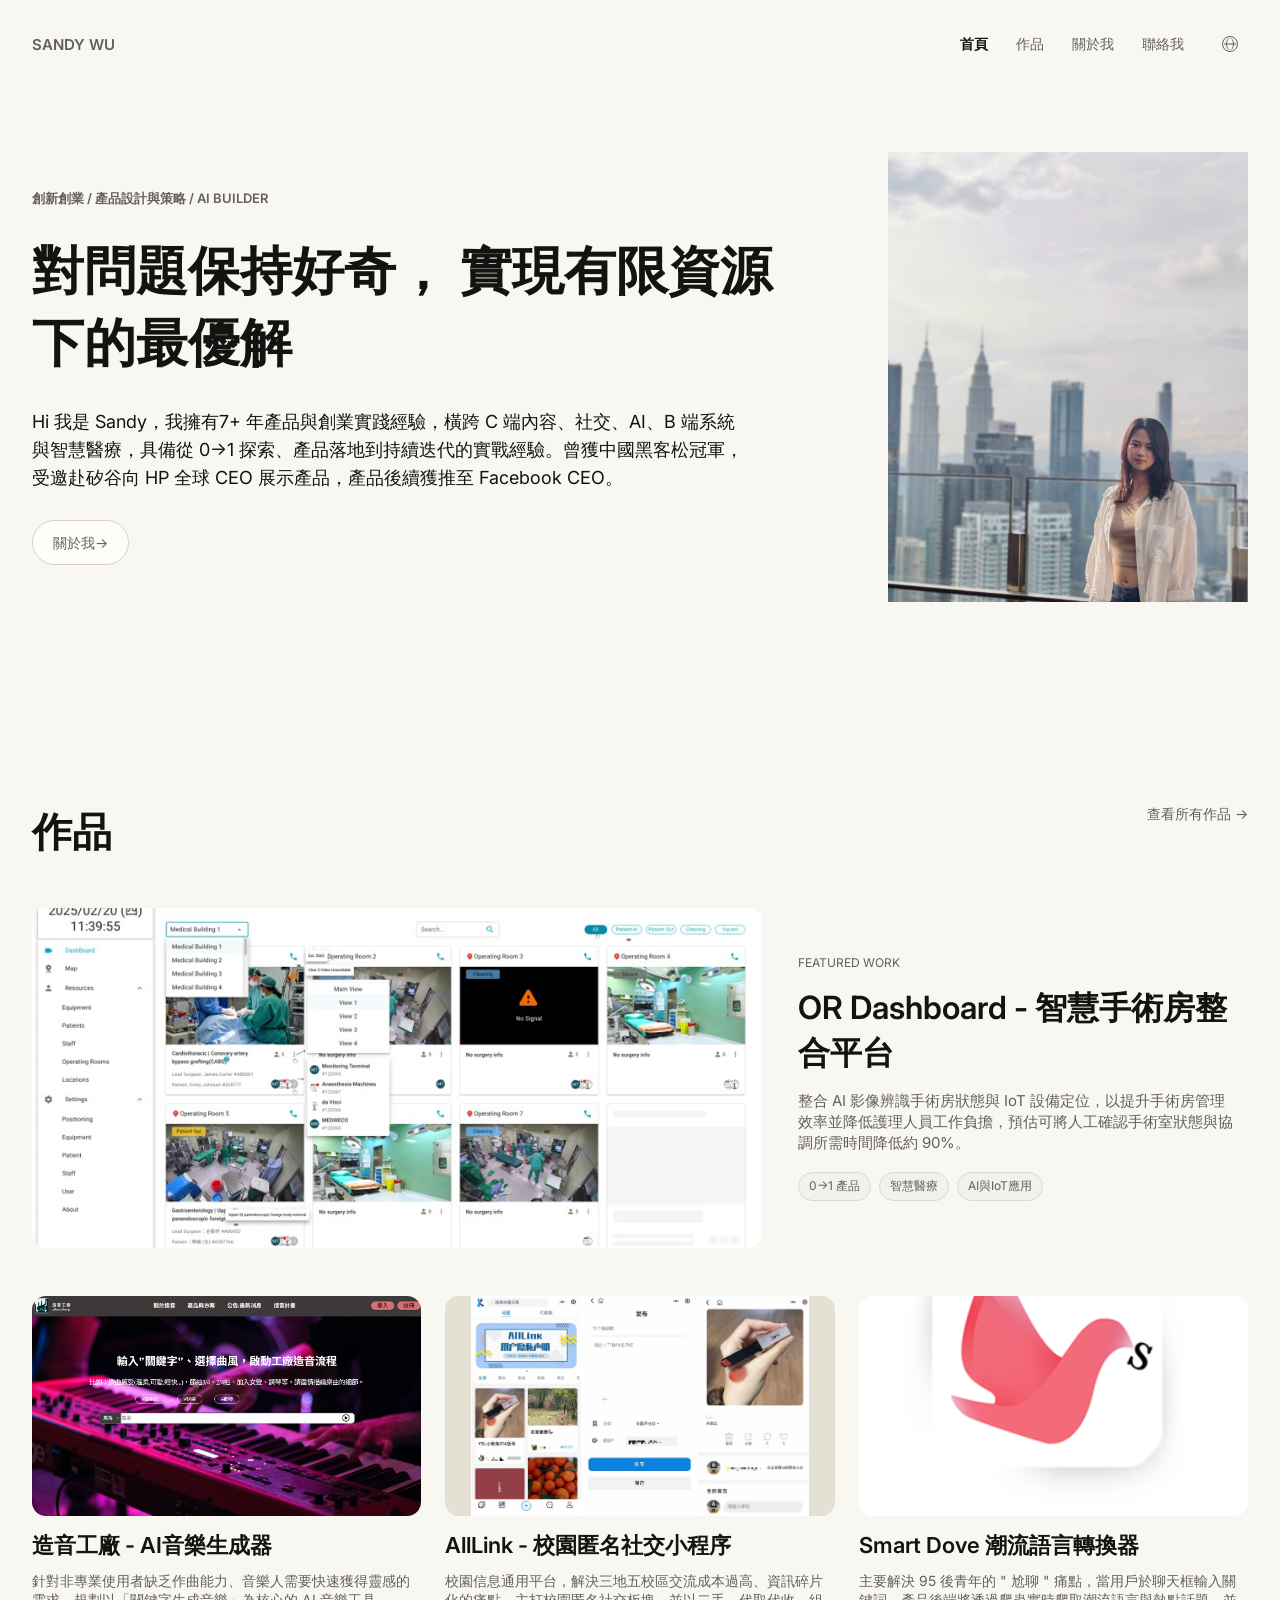
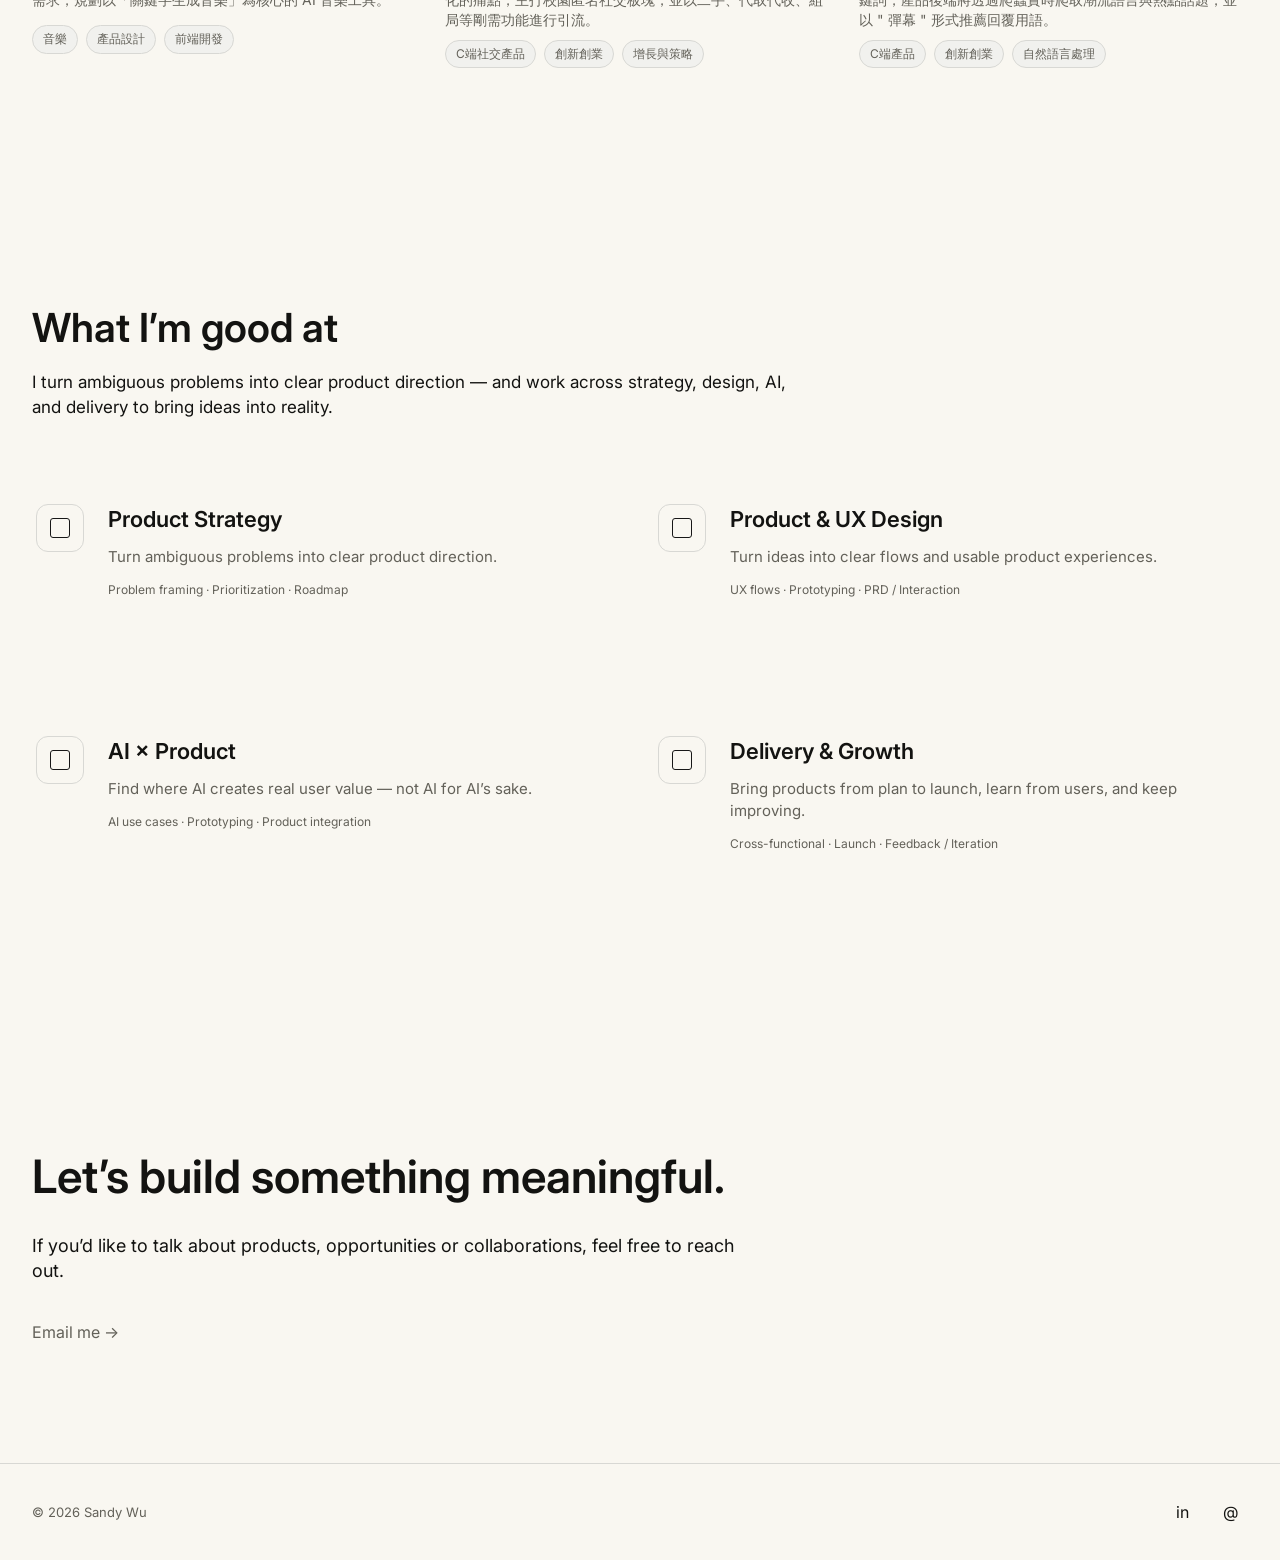
<file: index.html>
<!doctype html>
<html lang="en"><head><meta charset="utf-8" /><meta name="viewport" content="width=device-width, initial-scale=1" /><meta name="description" content="Sandy Wu — Product Manager portfolio." /><title>Sandy Wu — Product Manager</title><link rel="preconnect" href="https://fonts.googleapis.com"><link rel="preconnect" href="https://fonts.gstatic.com" crossorigin><link href="https://fonts.googleapis.com/css2?family=Inter:wght@400;600&display=swap" rel="stylesheet"><link rel="stylesheet" href="./styles.css" /></head>
<body data-cms-page="home"><header class="site-header"><div class="container nav-wrap"><a class="brand" href="./index.html">SANDY WU</a><nav class="nav" aria-label="Primary navigation"><a class="nav-link is-active" href="./index.html" data-i18n-nav="home">Home</a><a class="nav-link" href="./work.html" data-i18n-nav="work">Work</a><a class="nav-link" href="./about.html" data-i18n-nav="about">About</a><a class="nav-link" href="./contact.html" data-i18n-nav="contact">Contact</a><button class="language-button" type="button" aria-label="Change language" title="Language selector" aria-expanded="false"><span class="globe-icon" aria-hidden="true"></span></button><div class="language-menu" hidden><button type="button" data-lang="en">English</button><button type="button" data-lang="zh_tw">繁體中文</button><button type="button" data-lang="zh_cn">简体中文</button></div></nav></div></header><main><section class="hero section-shell"><div class="container hero-layout"><div class="hero-content"><p class="eyebrow" id="hero-eyebrow">PRODUCT MANAGER · AI / CONSUMER / DIGITAL PRODUCTS</p><h1 id="hero-headline">I turn complex problems<br>into clear product experiences.</h1><p class="hero-copy" id="hero-description">A short introduction about who I am, what I build, and the kind of product problems I care about.</p><a class="button-secondary" id="hero-cta" href="./about.html">About me <span aria-hidden="true">→</span></a></div><div class="hero-portrait" id="hero-portrait" hidden></div></div></section><section class="work-section section-shell section-divider"><div class="container"><div class="section-heading-row"><h2 id="work-title">Work</h2><a class="text-link" id="work-view-all" href="./work.html">View all work <span aria-hidden="true">→</span></a></div><div id="home-projects"><article class="featured-project"><div class="project-media project-media-featured"></div><div class="featured-copy"><p class="eyebrow">FEATURED WORK</p><h3>OR Dashboard</h3><p>Smart operating room product planned from 0→1, focused on visibility, workflow and AI-assisted operation.</p></div></article></div></div></section><section class="skills-section section-shell section-divider"><div class="container"><div class="skills-intro"><h2 id="skills-title">What I’m good at</h2><p id="skills-intro">I turn ambiguous problems into clear product direction — and work across strategy, design, AI, and delivery to bring ideas into reality.</p></div><div class="capability-grid" id="capability-grid"></div></div></section><section class="contact-cta section-shell section-divider"><div class="container"><h2 id="contact-headline">Let’s build something meaningful.</h2><p id="contact-description">If you’d like to talk about products, opportunities or collaborations, feel free to reach out.</p><a class="text-link contact-link" id="contact-link" href="mailto:your-email@example.com">Email me <span aria-hidden="true">→</span></a></div></section></main><footer class="site-footer"><div class="container footer-wrap"><p>© 2026 Sandy Wu</p><div class="footer-actions"><a class="icon-button" href="#" aria-label="LinkedIn"><span aria-hidden="true">in</span></a><a class="icon-button" href="mailto:your-email@example.com" aria-label="Email"><span aria-hidden="true">@</span></a></div></div></footer><script src="./script.js"></script><script>fetch('./content/home.json',{cache:'no-store'}).then(r=>r.json()).then(d=>{const p=document.getElementById('hero-portrait');if(p&&d.hero?.image){p.style.backgroundImage=`url('${d.hero.image}')`;p.hidden=false}}).catch(()=>{});</script></body></html>
</file>
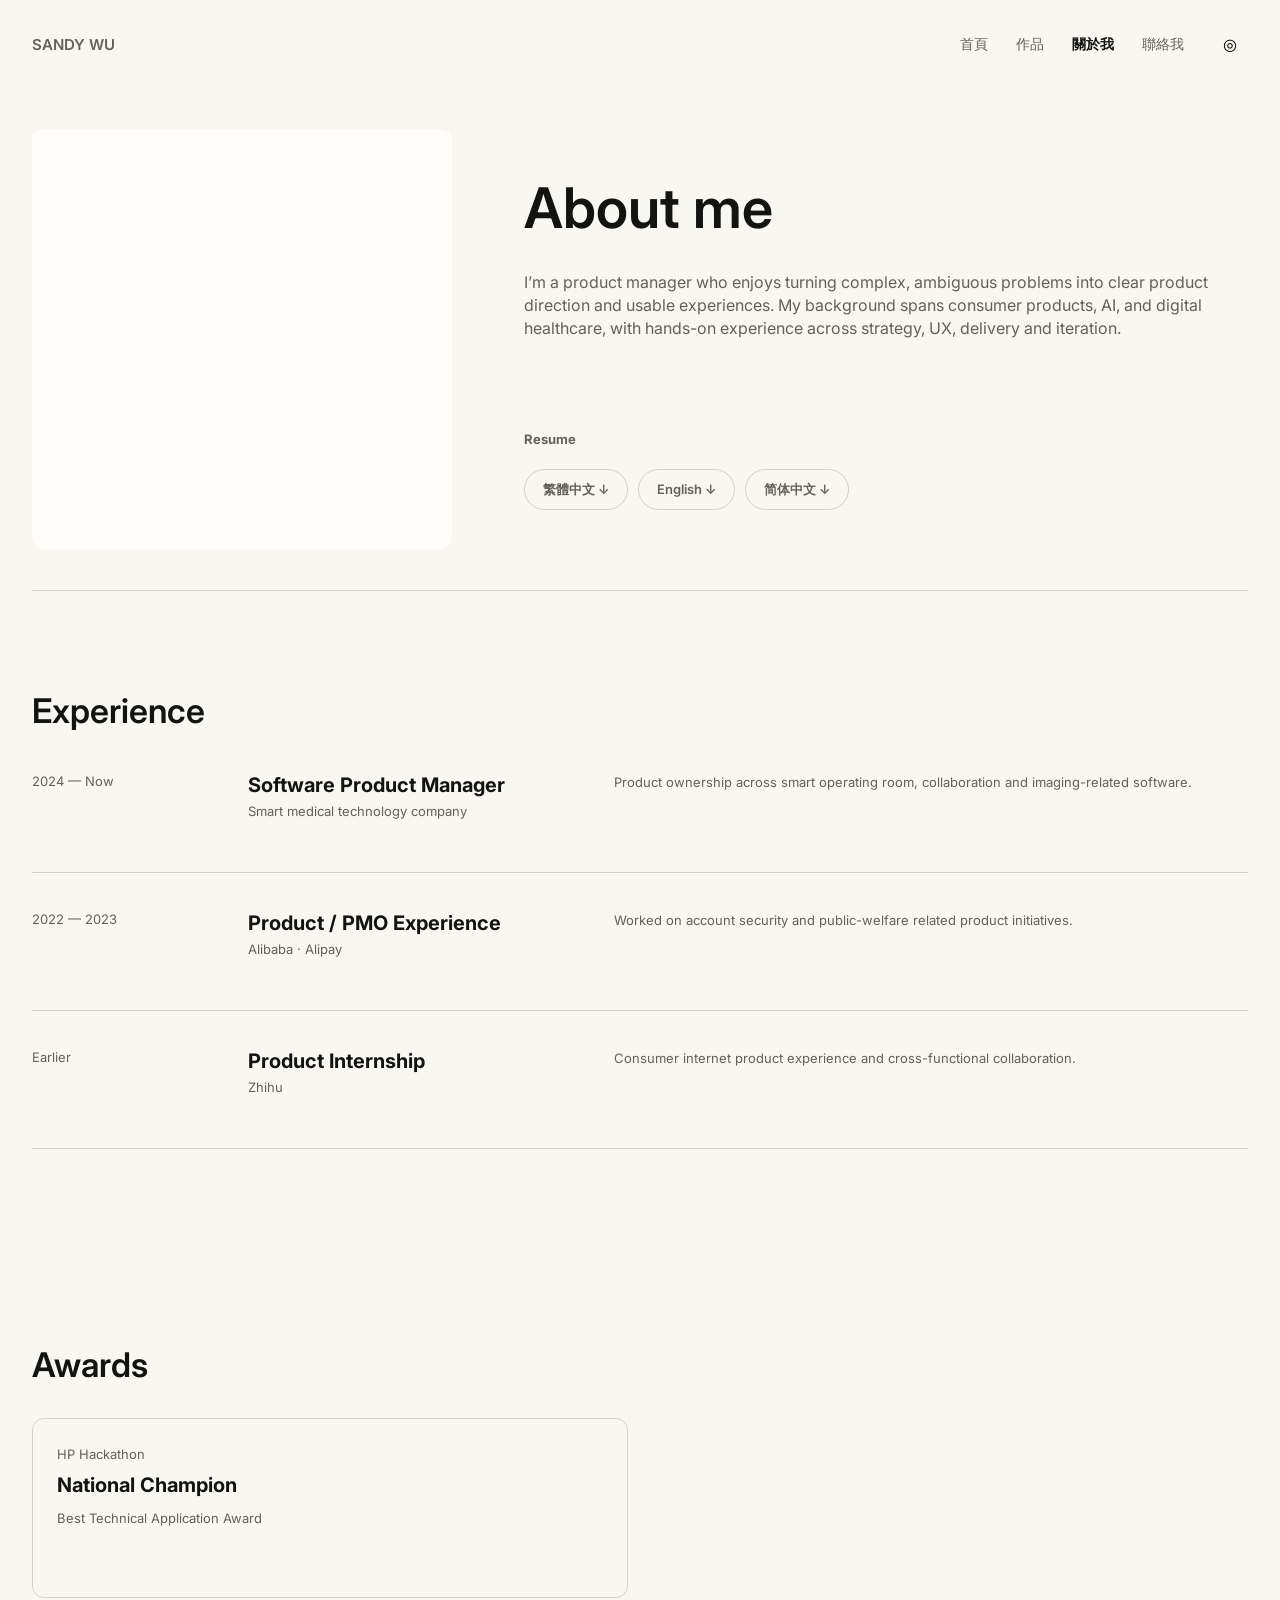
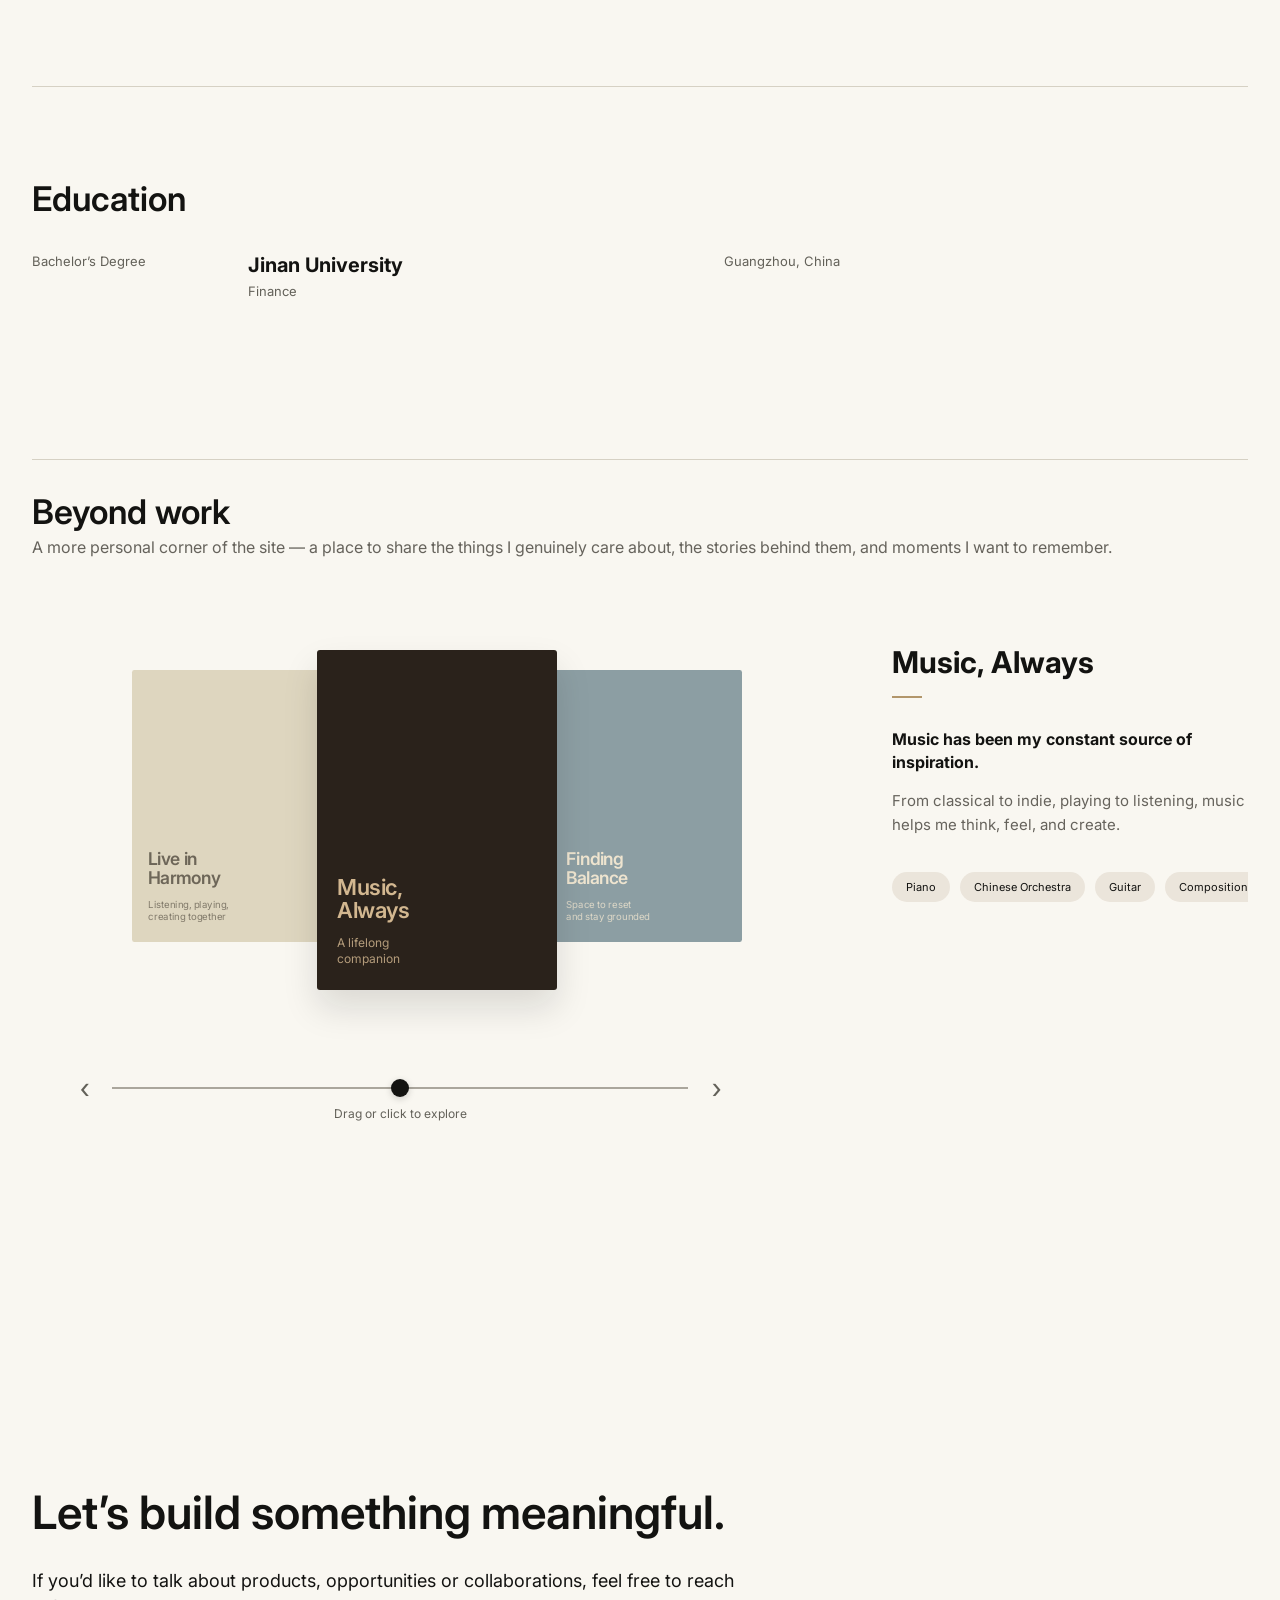
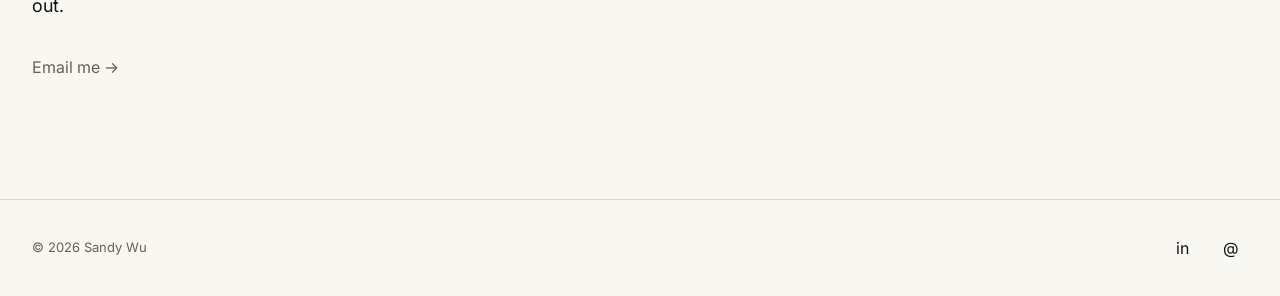
<file: about.html>
<!doctype html><html lang="en"><head><meta charset="utf-8"><meta name="viewport" content="width=device-width,initial-scale=1"><title>About — Sandy Wu</title><link rel="preconnect" href="https://fonts.googleapis.com"><link rel="preconnect" href="https://fonts.gstatic.com" crossorigin><link href="https://fonts.googleapis.com/css2?family=Inter:wght@400;600&display=swap" rel="stylesheet"><link rel="stylesheet" href="./styles.css"><link rel="stylesheet" href="./about.css"></head><body data-cms-page="about"><header class="site-header"><div class="container nav-wrap"><a class="brand" href="./index.html">SANDY WU</a><nav class="nav"><a class="nav-link" data-i18n-nav="home" href="./index.html">Home</a><a class="nav-link" data-i18n-nav="work" href="./work.html">Work</a><a class="nav-link is-active" data-i18n-nav="about" href="./about.html">About</a><a class="nav-link" data-i18n-nav="contact" href="./contact.html">Contact</a><button class="language-button" aria-label="Change language">◎</button><div class="language-menu" hidden><button data-lang="en">English</button><button data-lang="zh_tw">繁體中文</button><button data-lang="zh_cn">简体中文</button></div></nav></div></header><main><section class="about-intro container"><div class="portrait" id="about-portrait"></div><div class="about-copy"><h1 id="about-title">About me</h1><p id="about-bio"></p><strong>Resume</strong><div class="resume-links"><a id="resume-zh-tw" href="#">繁體中文 ↓</a><a id="resume-en" href="#">English ↓</a><a id="resume-zh-cn" href="#">简体中文 ↓</a></div></div></section><section class="about-section container"><h2>Experience</h2><div id="experience-list"></div></section><section class="awards container"><h2>Awards</h2><div class="award-grid"><article><small>HP Hackathon</small><h3>National Champion</h3><p>Best Technical Application Award</p></article></div></section><section class="education container"><h2>Education</h2><div class="education-row"><span>Bachelor’s Degree</span><div><h3>Jinan University</h3><small>Finance</small></div><span>Guangzhou, China</span></div></section><section class="beyond container"><h2 id="beyond-title">Beyond work</h2><p class="beyond-lead" id="beyond-intro"></p><div class="beyond-layout"><div class="album-stack" id="album-stack"><button class="cover road" type="button" data-beyond="0"><span class="cover-title">On the<br>Road</span><span class="cover-subtitle">Places that keep<br>me curious</span></button><button class="cover harmony" type="button" data-beyond="1"><span class="cover-title">Live in<br>Harmony</span><span class="cover-subtitle">Listening, playing,<br>creating together</span></button><button class="cover music is-active" type="button" data-beyond="2"><span class="cover-title">Music,<br>Always</span><span class="cover-subtitle">A lifelong<br>companion</span></button><button class="cover balance" type="button" data-beyond="3"><span class="cover-title">Finding<br>Balance</span><span class="cover-subtitle">Space to reset<br>and stay grounded</span></button><button class="cover slow" type="button" data-beyond="4"><span class="cover-title">Slow<br>Days</span><span class="cover-subtitle">Small moments<br>worth noticing</span></button><div class="selector"><button type="button" class="selector-arrow" id="beyond-prev" aria-label="Previous story">‹</button><div class="selector-track" id="beyond-track" role="slider" tabindex="0" aria-label="Explore Beyond work stories" aria-valuemin="1" aria-valuemax="5" aria-valuenow="3"><span class="selector-line" aria-hidden="true"></span><i id="beyond-knob" aria-hidden="true"></i></div><button type="button" class="selector-arrow" id="beyond-next" aria-label="Next story">›</button><small>Drag or click to explore</small></div></div><div class="beyond-copy" id="beyond-copy"><h3 id="beyond-card-title">Music, Always</h3><i class="accent"></i><strong id="beyond-card-lead">Music has been my constant<br>source of inspiration.</strong><p id="beyond-card-copy">From classical to indie, playing to listening,<br>music helps me think, feel, and create.</p><div class="tags" id="beyond-tags"><span>Piano</span><span>Chinese Orchestra</span><span>Guitar</span><span>Composition</span></div></div></div></section><section class="contact-cta"><div class="container"><h2>Let’s build something meaningful.</h2><p>If you’d like to talk about products, opportunities or collaborations, feel free to reach out.</p><a class="contact-link" href="mailto:your-email@example.com">Email me →</a></div></section></main><footer class="site-footer"><div class="container footer-wrap"><p>© 2026 Sandy Wu</p><div class="footer-actions"><a class="icon-button" href="#" aria-label="LinkedIn"><span aria-hidden="true">in</span></a><a class="icon-button" href="mailto:your-email@example.com" aria-label="Email"><span aria-hidden="true">@</span></a></div></div></footer><script src="./script.js"></script></body></html>
</file>
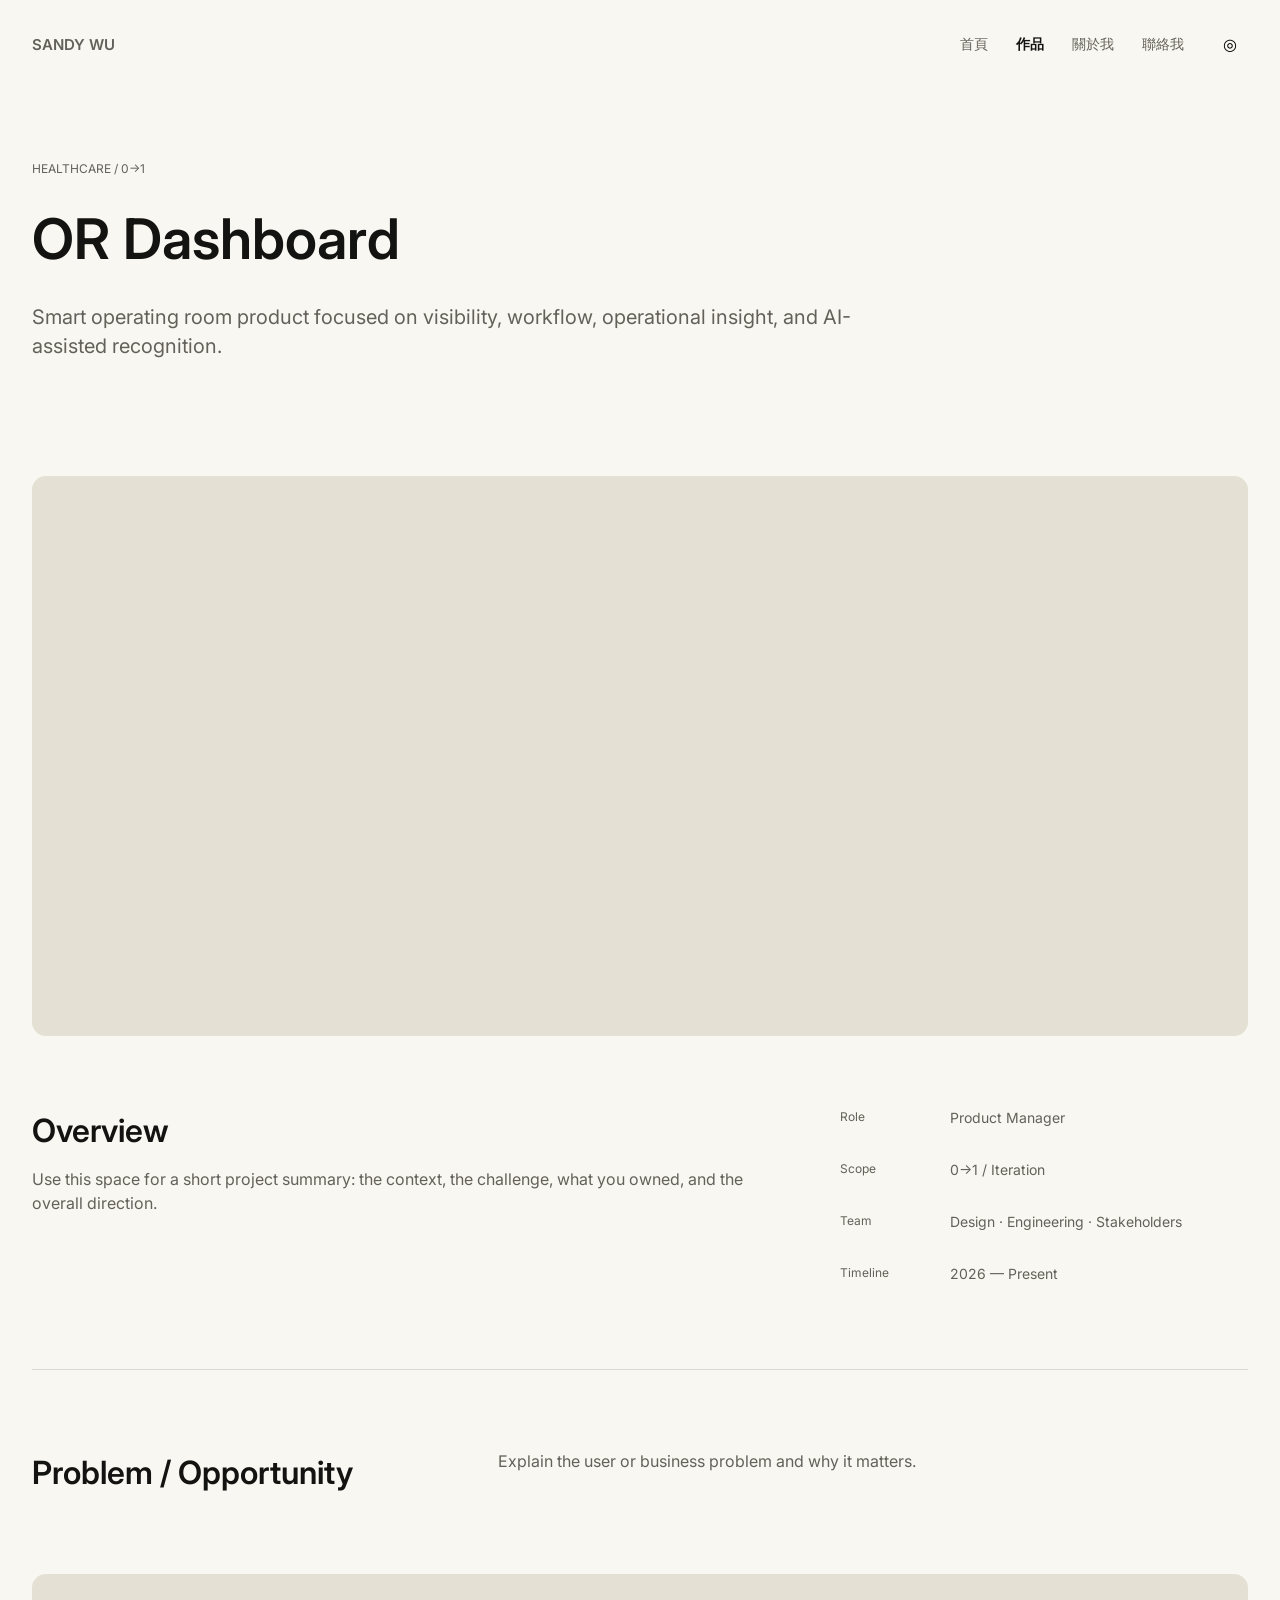
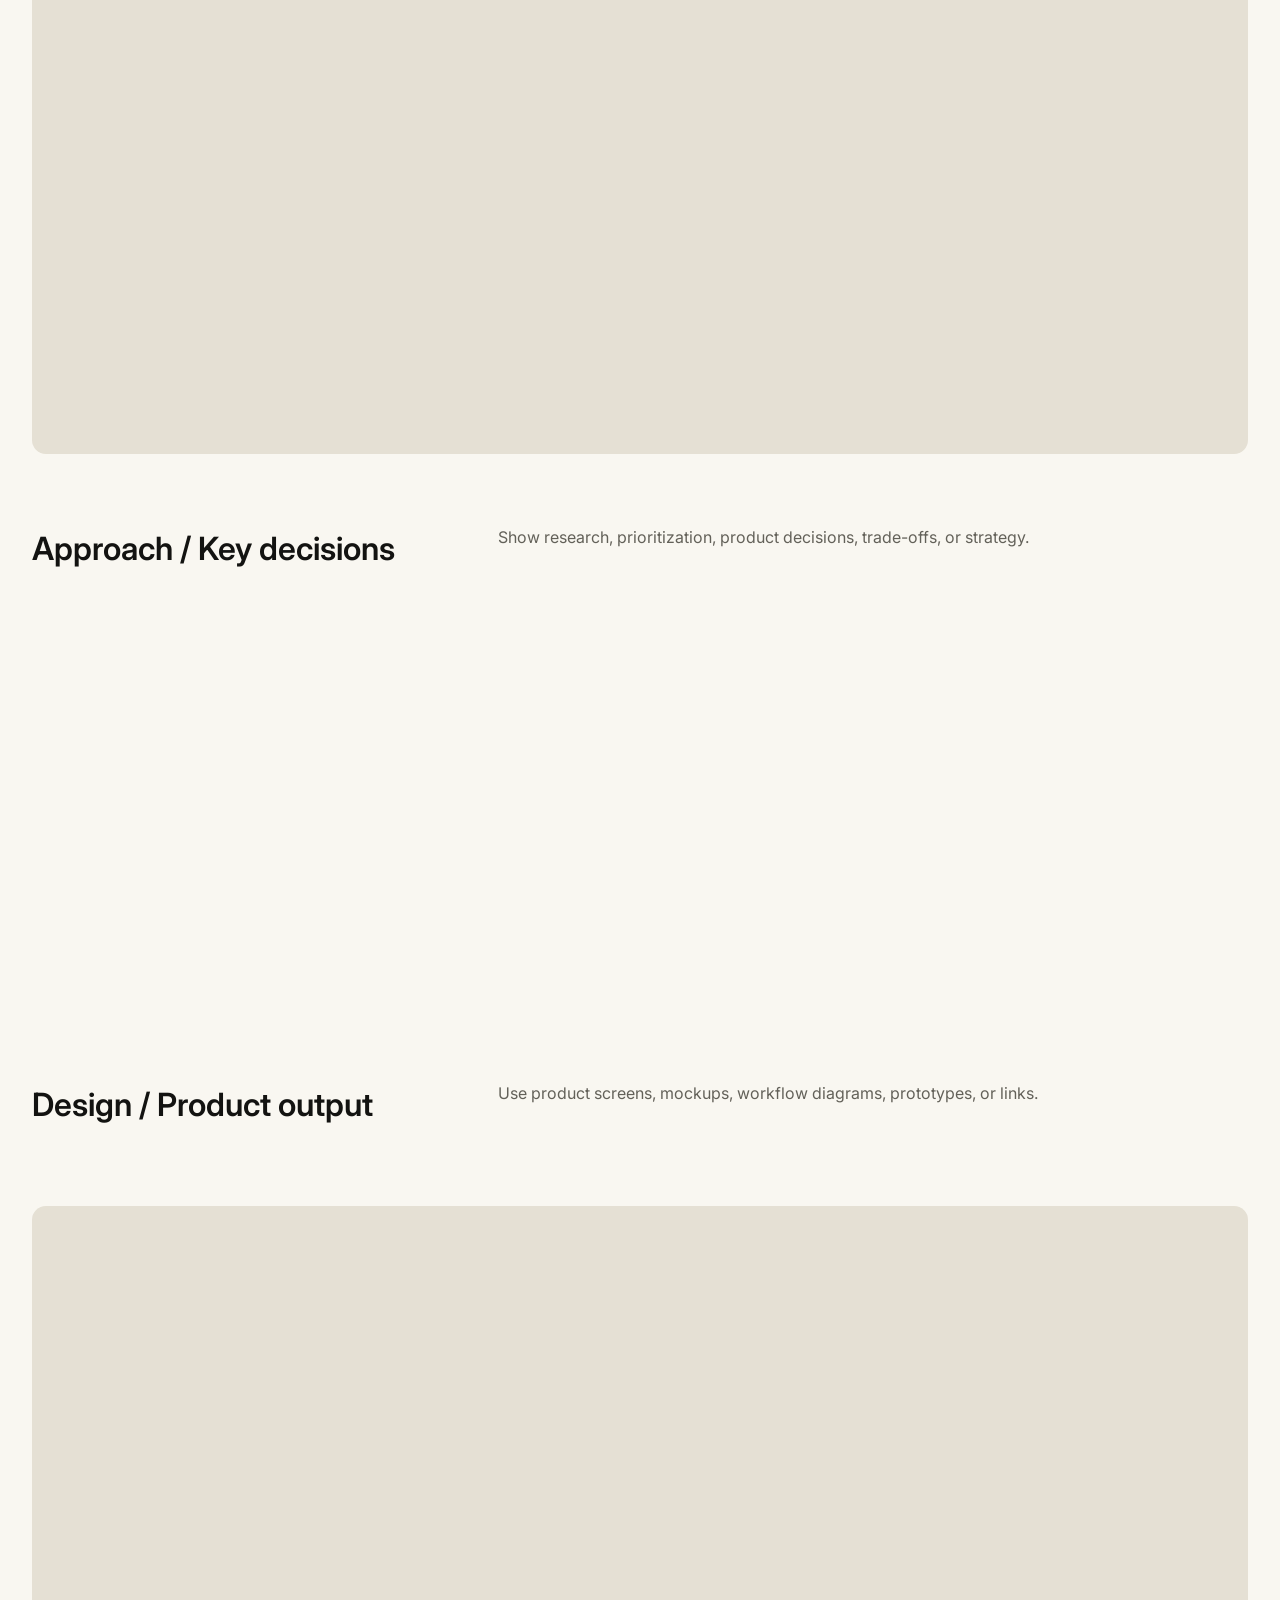
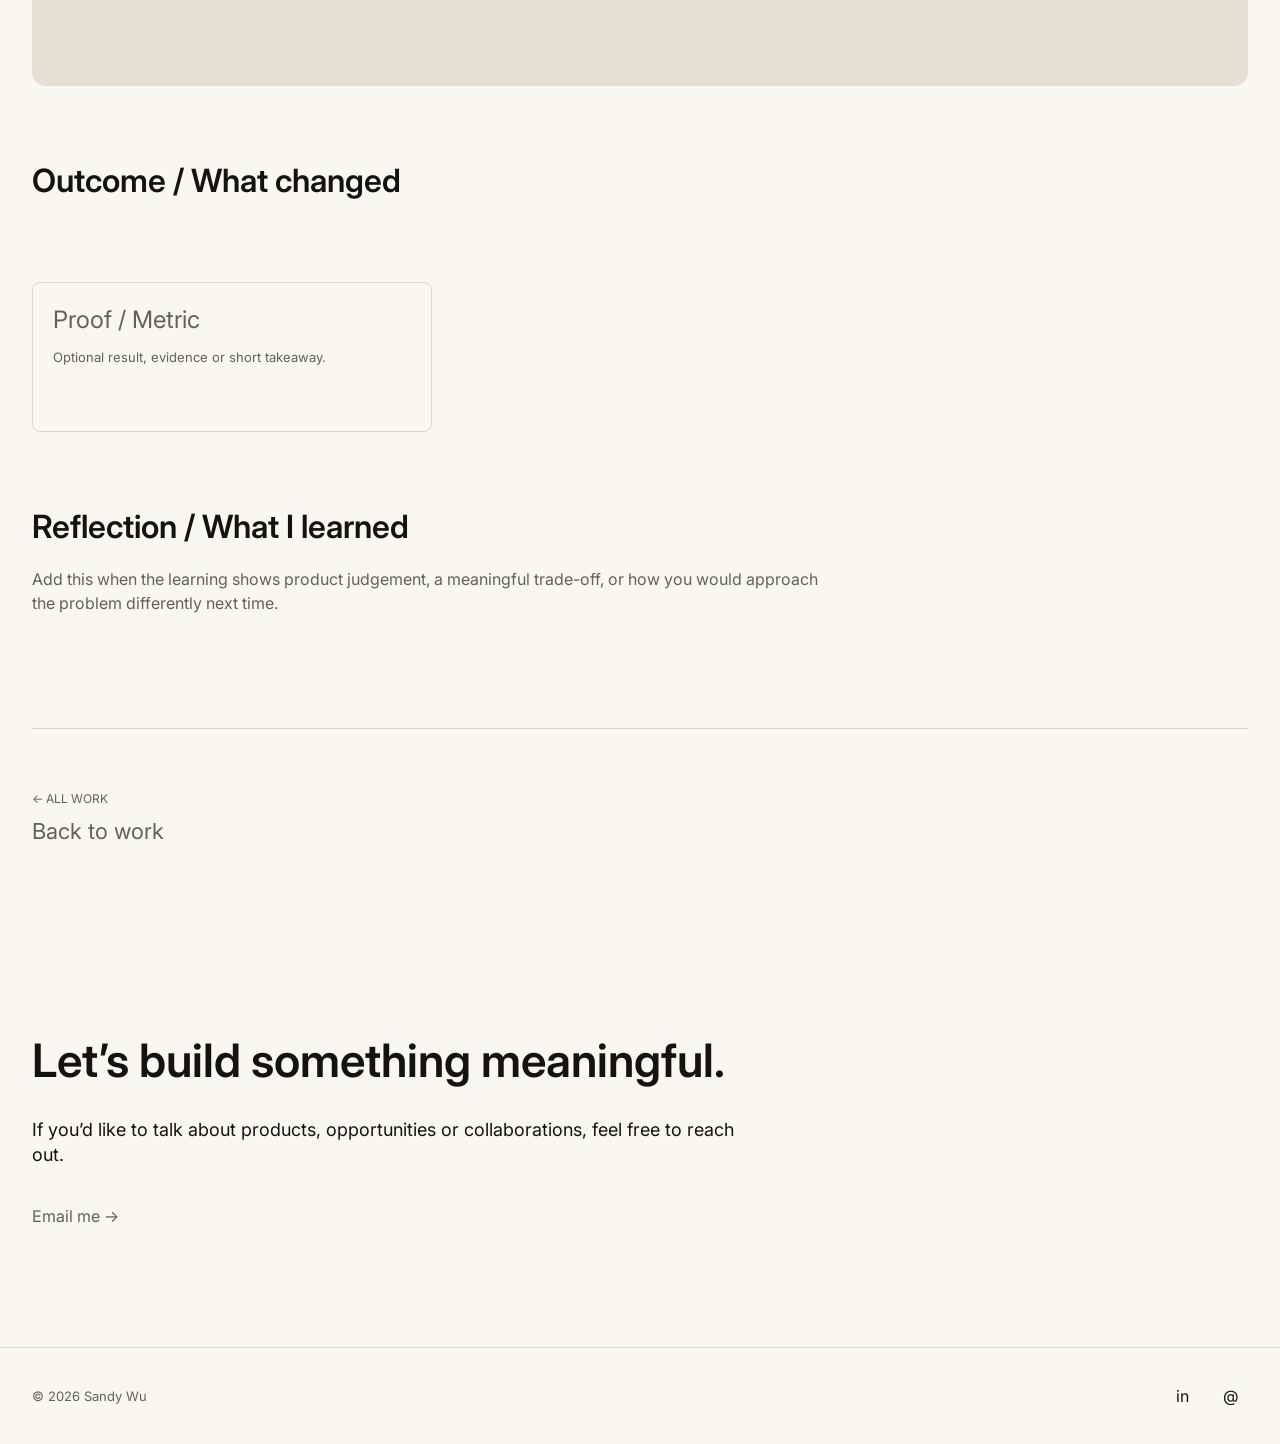
<file: case-study.html>
<!doctype html><html lang="en"><head><meta charset="utf-8"><meta name="viewport" content="width=device-width,initial-scale=1"><title>Project — Sandy Wu</title><link rel="preconnect" href="https://fonts.googleapis.com"><link rel="preconnect" href="https://fonts.gstatic.com" crossorigin><link href="https://fonts.googleapis.com/css2?family=Inter:wght@400;600&display=swap" rel="stylesheet"><link rel="stylesheet" href="./styles.css"><link rel="stylesheet" href="./case-study.css"></head><body data-cms-page="case-study"><header class="site-header"><div class="container nav-wrap"><a class="brand" href="./index.html">SANDY WU</a><nav class="nav"><a class="nav-link" data-i18n-nav="home" href="./index.html">Home</a><a class="nav-link is-active" data-i18n-nav="work" href="./work.html">Work</a><a class="nav-link" data-i18n-nav="about" href="./about.html">About</a><a class="nav-link" data-i18n-nav="contact" href="./contact.html">Contact</a><button class="language-button" aria-label="Change language">◎</button><div class="language-menu" hidden><button data-lang="en">English</button><button data-lang="zh_tw">繁體中文</button><button data-lang="zh_cn">简体中文</button></div></nav></div></header><main><section class="case-hero container"><span id="case-kicker"></span><h1 id="case-title">Project</h1><p id="case-summary"></p></section><div class="container case-hero-media" id="case-hero-media"></div><section class="project-overview container"><div><h2>Overview</h2><p id="case-overview"></p></div><dl id="case-facts"></dl></section><section class="case-modules container" id="case-sections"></section><nav class="case-nav container"><a href="./work.html"><small>← ALL WORK</small><strong>Back to work</strong></a></nav><section class="contact-cta"><div class="container"><h2>Let’s build something meaningful.</h2><p>If you’d like to talk about products, opportunities or collaborations, feel free to reach out.</p><a class="contact-link" href="mailto:your-email@example.com">Email me →</a></div></section></main><footer class="site-footer"><div class="container footer-wrap"><p>© 2026 Sandy Wu</p><div class="footer-actions"><a class="icon-button" href="#" aria-label="LinkedIn"><span aria-hidden="true">in</span></a><a class="icon-button" href="mailto:your-email@example.com" aria-label="Email"><span aria-hidden="true">@</span></a></div></div></footer><script src="./script.js"></script></body></html>
</file>
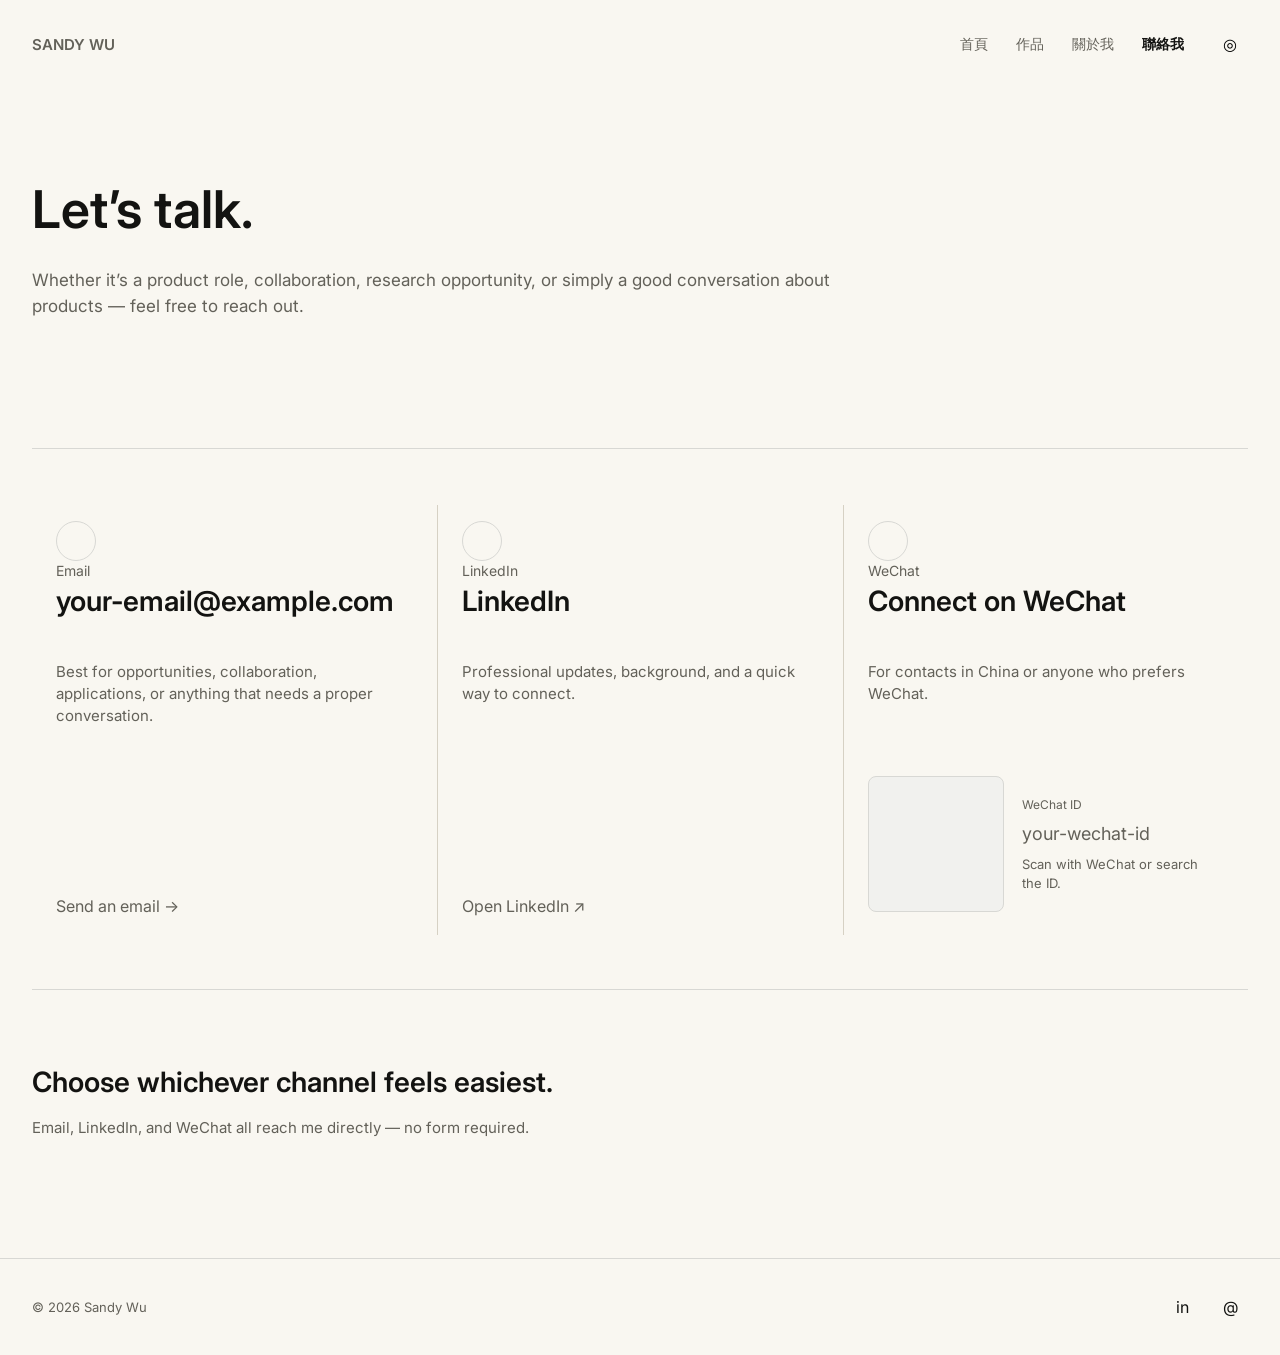
<file: contact.html>
<!doctype html><html lang="en"><head><meta charset="utf-8"><meta name="viewport" content="width=device-width,initial-scale=1"><title>Contact — Sandy Wu</title><link rel="preconnect" href="https://fonts.googleapis.com"><link rel="preconnect" href="https://fonts.gstatic.com" crossorigin><link href="https://fonts.googleapis.com/css2?family=Inter:wght@400;600&display=swap" rel="stylesheet"><link rel="stylesheet" href="./styles.css"><link rel="stylesheet" href="./contact.css"></head><body data-cms-page="contact"><header class="site-header"><div class="container nav-wrap"><a class="brand" href="./index.html">SANDY WU</a><nav class="nav"><a class="nav-link" data-i18n-nav="home" href="./index.html">Home</a><a class="nav-link" data-i18n-nav="work" href="./work.html">Work</a><a class="nav-link" data-i18n-nav="about" href="./about.html">About</a><a class="nav-link is-active" data-i18n-nav="contact" href="./contact.html">Contact</a><button class="language-button" aria-label="Change language">◎</button><div class="language-menu" hidden><button data-lang="en">English</button><button data-lang="zh_tw">繁體中文</button><button data-lang="zh_cn">简体中文</button></div></nav></div></header><main><section class="contact-hero container"><h1 id="contact-page-title">Let’s talk.</h1><p id="contact-page-intro"></p></section><section class="contact-body container"><div class="contact-channels"><article class="contact-channel"><div class="contact-dot"></div><span class="channel-label">Email</span><h2 id="contact-email-display"></h2><p>Best for opportunities, collaboration, applications, or anything that needs a proper conversation.</p><div class="channel-spacer"></div><a id="contact-email-link" href="#">Send an email →</a></article><article class="contact-channel"><div class="contact-dot"></div><span class="channel-label">LinkedIn</span><h2>LinkedIn</h2><p>Professional updates, background, and a quick way to connect.</p><div class="channel-spacer"></div><a id="contact-linkedin" href="#">Open LinkedIn ↗</a></article><article class="contact-channel wechat-channel"><div class="contact-dot"></div><span class="channel-label">WeChat</span><h2>Connect on WeChat</h2><p>For contacts in China or anyone who prefers WeChat.</p><div class="channel-spacer"></div><div class="wechat-action"><div class="wechat-qr" id="wechat-qr"></div><div class="wechat-copy"><small>WeChat ID</small><strong id="wechat-id"></strong><span>Scan with WeChat or search the ID.</span></div></div></article></div></section><section class="contact-closing container"><h2 id="contact-closing-title"></h2><p id="contact-closing-copy"></p></section></main><footer class="site-footer"><div class="container footer-wrap"><p>© 2026 Sandy Wu</p><div class="footer-actions"><a class="icon-button" href="#" aria-label="LinkedIn"><span aria-hidden="true">in</span></a><a class="icon-button" href="mailto:your-email@example.com" aria-label="Email"><span aria-hidden="true">@</span></a></div></div></footer><script src="./script.js"></script></body></html>
</file>
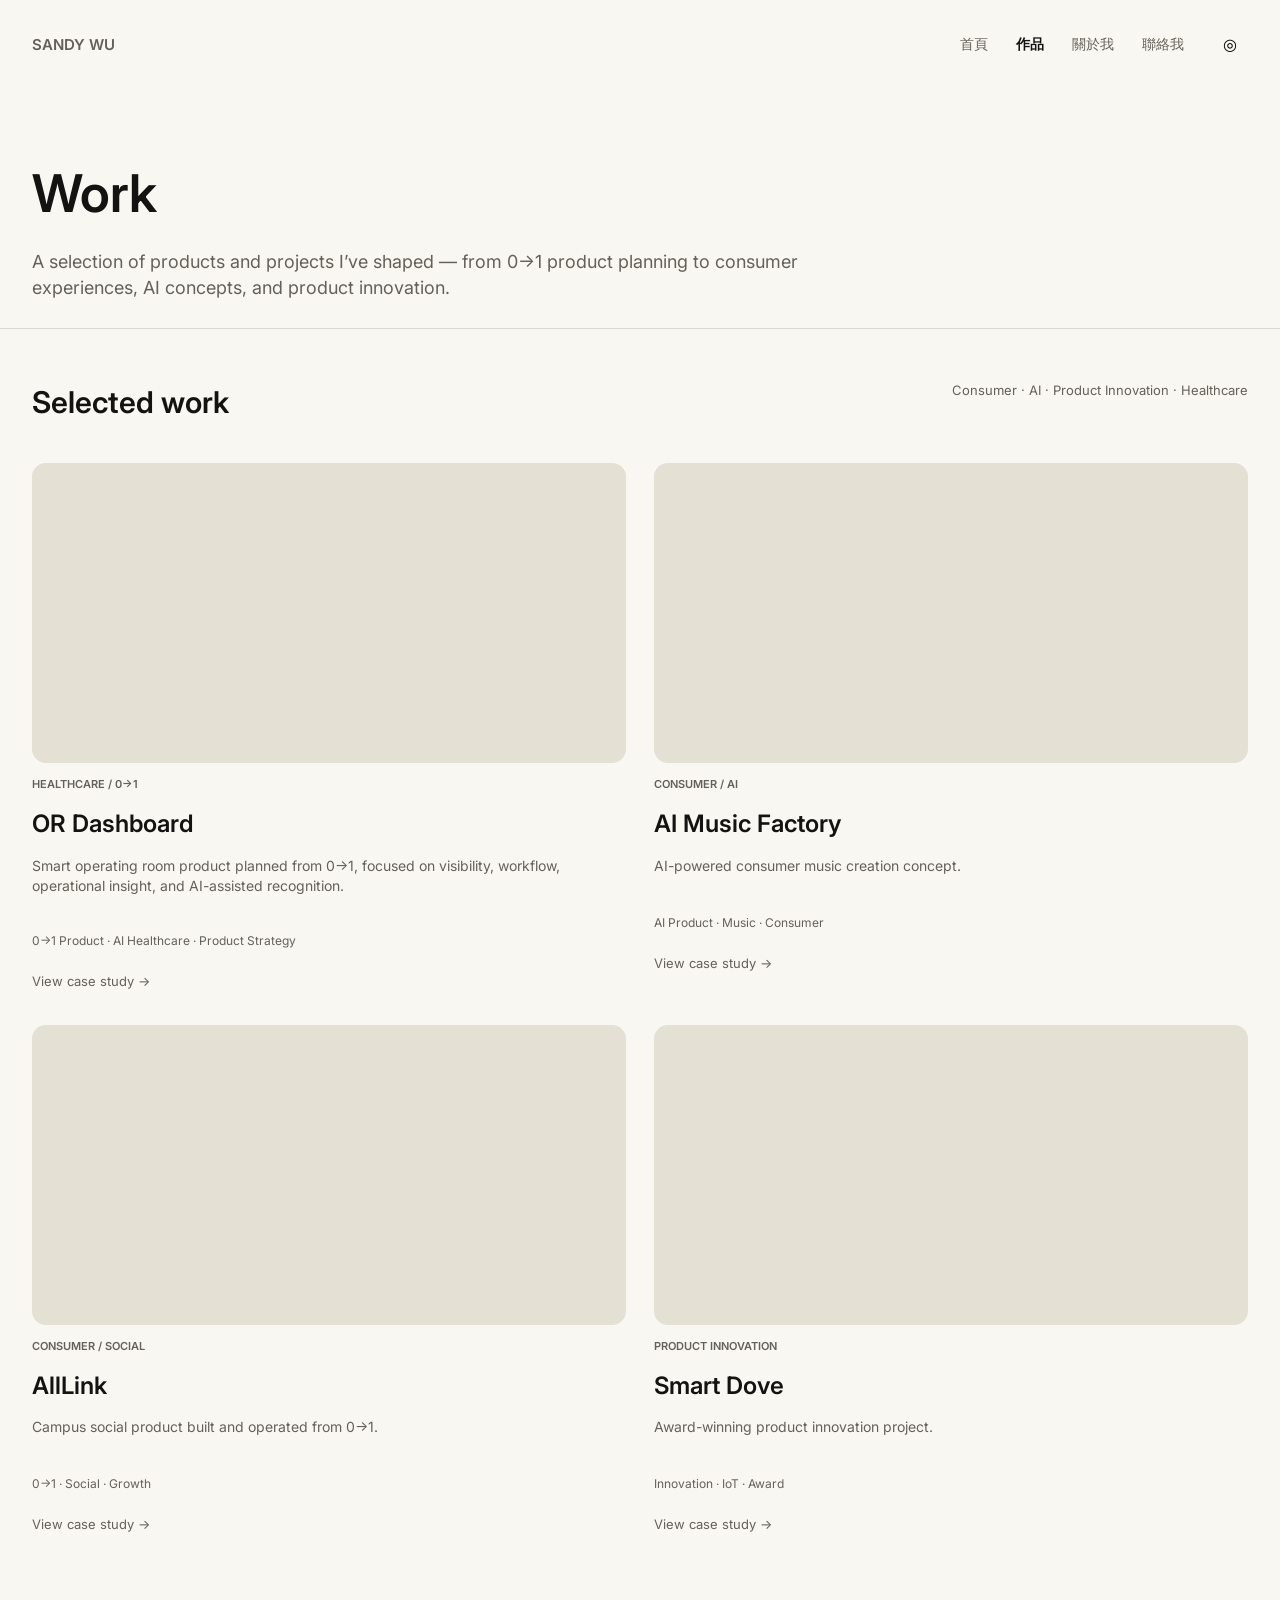
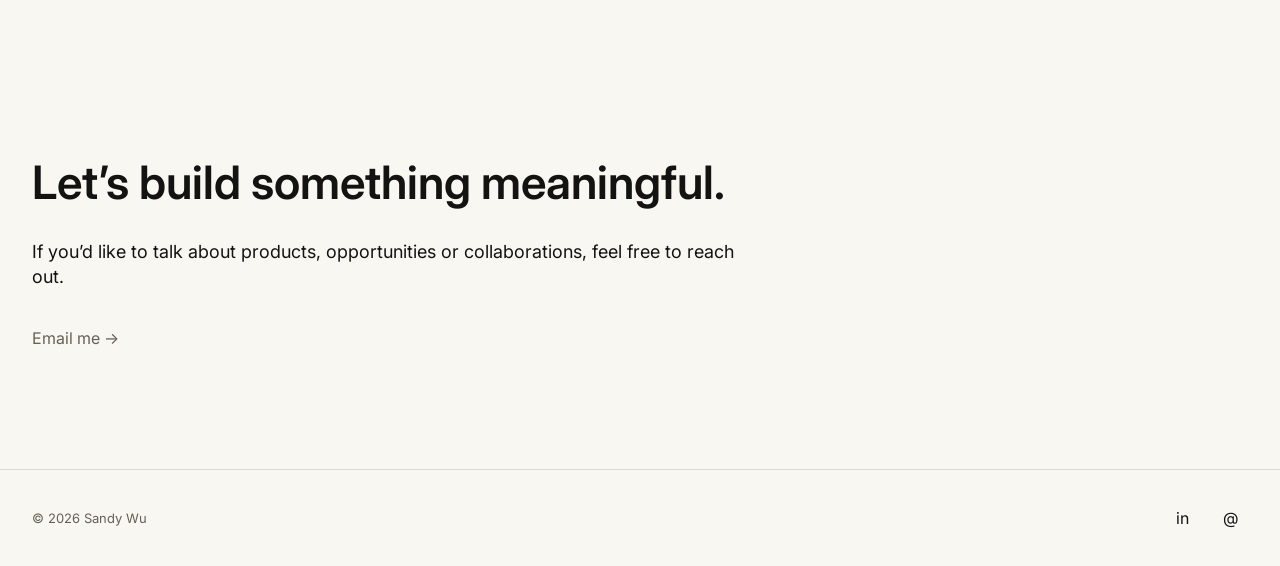
<file: work.html>
<!doctype html><html lang="en"><head><meta charset="utf-8"><meta name="viewport" content="width=device-width,initial-scale=1"><meta name="description" content="Selected product work by Sandy Wu."><title>Work — Sandy Wu</title><link rel="preconnect" href="https://fonts.googleapis.com"><link rel="preconnect" href="https://fonts.gstatic.com" crossorigin><link href="https://fonts.googleapis.com/css2?family=Inter:wght@400;600&display=swap" rel="stylesheet"><link rel="stylesheet" href="./styles.css"><link rel="stylesheet" href="./work.css"></head><body class="work-page" data-cms-page="work"><header class="site-header"><div class="container nav-wrap"><a class="brand" href="./index.html">SANDY WU</a><nav class="nav"><a class="nav-link" data-i18n-nav="home" href="./index.html">Home</a><a class="nav-link is-active" data-i18n-nav="work" href="./work.html">Work</a><a class="nav-link" data-i18n-nav="about" href="./about.html">About</a><a class="nav-link" data-i18n-nav="contact" href="./contact.html">Contact</a><button class="language-button" type="button" aria-label="Change language">◎</button><div class="language-menu" hidden><button data-lang="en">EN</button><button data-lang="zh_tw">繁中</button><button data-lang="zh_cn">简中</button></div></nav></div></header><main><section class="work-intro"><div class="container"><h1 id="work-page-title">Work</h1><p id="work-page-intro"></p></div></section><section class="selected-work"><div class="container"><div class="selected-work-heading"><h2 id="work-section-title">Selected work</h2><p id="work-section-note"></p></div><div class="work-overview-grid" id="work-overview-grid"></div></div></section><section class="contact-cta work-contact-cta"><div class="container"><h2>Let’s build something meaningful.</h2><p>If you’d like to talk about products, opportunities or collaborations, feel free to reach out.</p><a class="text-link contact-link" href="mailto:your-email@example.com">Email me →</a></div></section></main><footer class="site-footer"><div class="container footer-wrap"><p>© 2026 Sandy Wu</p><div class="footer-actions"><a class="icon-button" href="#" aria-label="LinkedIn">in</a><a class="icon-button" href="mailto:your-email@example.com" aria-label="Email">@</a></div></div></footer><script src="./script.js"></script></body></html>
</file>
<file: styles.css>
:root {
  --bg: #f9f7f1;
  --surface: #fefdfa;
  --text: #131311;
  --muted: #636159;
  --line: #d8d8d4;
  --soft: #e5e0d4;
  --chip: #f1f1ee;
  --max: 1248px;
}
* { box-sizing: border-box; }
html { scroll-behavior: smooth; }
body { margin:0; background:var(--bg); color:var(--text); font-family:Inter,Arial,sans-serif; -webkit-font-smoothing:antialiased; }
a { color:inherit; text-decoration:none; }
button { font:inherit; }
.container { width:min(var(--max),calc(100% - 64px)); margin:0 auto; }
.site-header { position:sticky; top:0; z-index:1000; background:var(--bg); border-bottom:1px solid transparent; box-shadow:none; transition:background-color .22s ease,border-color .22s ease,box-shadow .22s ease; }
.site-header.is-scrolled { background:rgba(249,247,241,.93); border-bottom-color:rgba(99,97,89,.10); box-shadow:0 4px 14px rgba(19,19,17,.02); -webkit-backdrop-filter:blur(10px); backdrop-filter:blur(10px); }
.site-header,.nav-wrap { height:88px; }
.nav-wrap { display:flex; align-items:center; justify-content:space-between; }
.brand { color:var(--muted); font-size:15px; line-height:1.4; font-weight:600; }
.nav { position:relative; display:flex; align-items:center; gap:28px; }
.nav-link { color:var(--muted); font-size:14px; line-height:1.4; }
.nav-link:hover,.nav-link.is-active { color:var(--text); }
.nav-link.is-active { font-weight:600; }
.language-button,.icon-button { width:36px; height:36px; padding:0; border:0; border-radius:0; background:transparent; display:inline-flex; align-items:center; justify-content:center; cursor:pointer; }
.language-button:hover { opacity:.62; }
.language-button img,.icon-button img { width:36px; height:36px; display:block; }
.globe-icon { position:relative; width:16px; height:16px; display:block; border:1.35px solid currentColor; border-radius:50%; color:var(--muted); }
.globe-icon::before { content:""; position:absolute; left:50%; top:1px; bottom:1px; width:6px; transform:translateX(-50%); border-left:1.15px solid currentColor; border-right:1.15px solid currentColor; border-radius:50%; }
.globe-icon::after { content:""; position:absolute; left:1px; right:1px; top:50%; height:1px; transform:translateY(-50%); background:currentColor; }
.language-menu { position:absolute; top:calc(50% + 25px); right:0; z-index:1100; width:max-content; min-width:112px; padding:4px; border:1px solid rgba(99,97,89,.14); border-radius:4px; background:var(--bg); box-shadow:0 10px 24px rgba(19,19,17,.10),0 2px 6px rgba(19,19,17,.04); }
.language-menu[hidden] { display:none !important; }
.language-menu button { display:block; width:100%; padding:8px 12px; border:0; border-radius:2px; background:transparent; color:var(--muted); text-align:center; white-space:nowrap; font-size:13px; line-height:1.35; cursor:pointer; }
.language-menu button:hover { background:rgba(19,19,17,.035); color:var(--text); }
.section-divider { border-top:1px solid var(--line); }
.hero { min-height:620px; padding-top:64px; padding-bottom:64px; overflow:hidden; }
.hero-layout { display:grid; grid-template-columns:minmax(0,1fr) 410px; gap:64px; align-items:center; }
.hero-content { min-width:0; }
.eyebrow { margin:0 0 28px; color:var(--muted); font-size:13px; line-height:1.4; font-weight:600; }
.hero h1 { max-width:760px; margin:0; font-size:clamp(44px,4.05vw,58px); line-height:1.4; letter-spacing:0; font-weight:600; white-space:pre-line; }
.hero-copy { width:720px; max-width:100%; min-height:72px; margin:28px 0; font-size:18px; line-height:1.55; }
.hero-portrait { width:410px; aspect-ratio:4 / 5; background-position:center; background-size:cover; background-repeat:no-repeat; }
.hero-portrait[hidden] { display:none; }
.button-secondary { display:inline-flex; align-items:center; position:relative; overflow:hidden; border:1px solid #d6d1c4; border-radius:999px; padding:12px 20px; background:var(--surface); color:var(--muted); font-size:14px; line-height:1.4; transition:background-color .34s ease,color .34s ease,border-color .34s ease,transform .34s ease,box-shadow .34s ease; }
.button-secondary:hover { background:#393834; color:#faf8f2; border-color:#393834; transform:translateY(-2px); box-shadow:0 8px 18px rgba(19,19,17,.18); }
.button-secondary:focus-visible { outline:2px solid var(--text); outline-offset:3px; }
.work-section { padding:96px 0 128px; }
.work-section.section-divider { border-top:0; }
.section-heading-row { height:56px; display:flex; align-items:flex-start; justify-content:space-between; margin-bottom:48px; }
h2 { margin:0; font-size:40px; line-height:1.4; letter-spacing:0; font-weight:600; }
.text-link { color:var(--muted); font-size:14px; line-height:1.4; }
.text-link:hover { color:var(--text); }
.featured-project { display:grid; grid-template-columns:730px 482px; gap:36px; align-items:center; height:340px; margin-bottom:48px; overflow:hidden; }
.project-media { display:block; width:100%; height:220px; border:0; border-radius:14px; background:var(--soft); overflow:hidden; transition:transform .25s ease,box-shadow .25s ease; }
.project-media-featured { height:340px; }
.project-media img { display:block; width:100%; height:100%; }
.project-media.is-square { border-radius:0; }
.project-media:hover { transform:translateY(-2px); box-shadow:0 10px 24px rgba(19,19,17,.08); }
.project-title-link { transition:opacity .2s ease; }
.project-title-link:hover { opacity:.58; }
.featured-copy { width:482px; }
.featured-copy .eyebrow { margin-bottom:14px; font-size:12px; font-weight:400; }
.featured-copy h3 { margin:0 0 14px; font-size:32px; line-height:1.4; font-weight:600; }
.featured-copy > p:not(.eyebrow) { width:440px; min-height:68px; margin:0 0 14px; color:var(--muted); font-size:15px; line-height:1.4; }
.chips { display:flex; flex-wrap:wrap; gap:8px; }
.chip { display:inline-flex; align-items:center; justify-content:center; padding:5px 10px; border:1px solid var(--line); border-radius:999px; background:var(--chip); color:var(--muted); font-size:12px; line-height:1.4; }
.project-grid { display:grid; grid-template-columns:repeat(3,400px); gap:24px; }
.project-card { width:400px; }
.project-card h3 { margin:14px 0 10px; font-size:22px; line-height:1.4; font-weight:600; }
.project-card > p { width:385px; min-height:44px; margin:0 0 10px; color:var(--muted); font-size:14px; line-height:1.4; }
.skills-section { padding:104px 0 112px; border:0; }
.skills-section.section-divider { border-top:0; }
.skills-intro { max-width:820px; margin-bottom:52px; }
.skills-intro p { width:760px; max-width:100%; min-height:58px; margin:14px 0 0; color:var(--text); font-size:17px; line-height:1.45; }
.capability-grid { display:grid; grid-template-columns:610px 610px; column-gap:28px; row-gap:32px; border:0; }
.capability { min-height:200px; padding:24px 20px 24px 4px; display:grid; grid-template-columns:48px 1fr; gap:24px; border:0; }
.capability-icon { width:48px; height:48px; border:1px solid var(--line); border-radius:12px; display:flex; align-items:center; justify-content:center; }
.capability-icon::after { content:""; width:18px; height:18px; border:1.5px solid #171717; border-radius:3px; }
.capability h3 { margin:0 0 10px; font-size:22px; line-height:1.45; font-weight:600; }
.capability p { margin:0 0 10px; color:var(--muted); font-size:15px; line-height:1.45; }
.capability span { color:var(--muted); font-size:12px; line-height:1.45; }
.contact-cta { padding:120px 0; border-top:0 !important; }
.contact-cta h2 { font-size:46px; line-height:1.4; }
.contact-cta p { width:720px; max-width:100%; min-height:64px; margin:24px 0; font-size:18px; line-height:1.4; }
.contact-link { color:var(--muted); font-size:16px; line-height:1.4; }
.site-footer { border-top:1px solid var(--line); }
.footer-wrap { height:96px; display:flex; align-items:center; justify-content:space-between; }
.footer-wrap p { margin:0; color:var(--muted); font-size:13px; line-height:1.4; }
.footer-actions { display:flex; gap:12px; }
@media (max-width:1300px) { .hero-layout { grid-template-columns:minmax(0,1fr) 360px; gap:44px; } .hero-portrait { width:360px; } .featured-project { grid-template-columns:minmax(0,730px) minmax(0,1fr); height:auto; } .featured-copy { width:auto; } .project-grid { grid-template-columns:repeat(3,minmax(0,1fr)); } .project-card { width:auto; } .capability-grid { grid-template-columns:repeat(2,minmax(0,1fr)); } }
@media (max-width:1000px) { .hero-layout { grid-template-columns:minmax(0,1fr) 300px; gap:32px; } .hero-portrait { width:300px; } .hero h1 { font-size:44px; line-height:1.25; } .hero-copy { font-size:16px; } .featured-project { grid-template-columns:1fr; } .project-media-featured { height:300px; } .project-grid { grid-template-columns:1fr 1fr; } }
@media (max-width:720px) { .container { width:min(calc(100% - 36px),var(--max)); } .site-header,.nav-wrap { height:auto; min-height:76px; } .nav-wrap { align-items:flex-start; padding:24px 0 18px; gap:24px; } .nav { gap:14px; flex-wrap:wrap; justify-content:flex-end; } .nav-link { font-size:13px; } .language-button,.language-button img { width:32px; height:32px; } .language-menu { top:42px; right:0; min-width:108px; } .hero { height:auto; min-height:560px; padding-top:56px; } .hero-layout { grid-template-columns:1fr; gap:48px; } .hero h1 { font-size:44px; line-height:1.18; } .hero-copy { font-size:17px; line-height:1.6; } .hero-portrait { width:100%; max-width:410px; justify-self:start; } .work-section,.skills-section { padding:72px 0; } h2 { font-size:34px; } .project-grid,.capability-grid { grid-template-columns:1fr; } .project-media { height:230px; } .featured-copy { padding-bottom:16px; } .capability { padding:28px 4px; } .contact-cta { padding:88px 0; } .contact-cta h2 { font-size:36px; } }
</file>
<file: about.css>
.about-intro{height:502px;display:grid;grid-template-columns:420px 1fr;gap:72px;align-items:center}.portrait{width:420px;height:420px;background:var(--surface);border-radius:12px;background-size:cover;background-position:center}.about-copy{padding-left:0}.about-copy h1{margin:0 0 22px;font-size:56px;line-height:1.45;font-weight:600}.about-copy>p{width:720px;max-width:100%;height:138px;margin:0 0 22px;color:var(--muted);font-size:16px;line-height:1.45}.about-copy>strong{display:block;margin-bottom:22px;color:var(--muted);font-size:13px}.resume-links{display:flex;gap:10px}.resume-links a{height:41px;padding:0 18px;border:1px solid #d6d1c4;border-radius:999px;color:var(--muted);font-size:13px;font-weight:600;line-height:1;display:inline-flex;align-items:center;justify-content:center;text-align:center}.about-section{padding:96px 0 104px;border-top:1px solid #d6d1c4}.about-section h2,.awards h2,.education h2,.beyond h2{font-size:34px}.experience-row{height:138px;padding:38px 0;border-bottom:1px solid #d6d1c4;display:grid;grid-template-columns:180px 330px 1fr;gap:36px;color:var(--muted);font-size:13px}.experience-row h3,.education-row h3{margin:0 0 6px;font-size:20px;color:var(--text)}.experience-row small,.education-row small{font-size:13px}.experience-row p{margin:0;line-height:1.45}.awards{padding:88px 0}.award-grid{display:grid;grid-template-columns:1fr 1fr;gap:24px;margin-top:30px}.award-grid article{height:180px;padding:24px;border:1px solid #d6d1c4;border-radius:12px}.award-grid small,.award-grid p{color:var(--muted);font-size:13px}.award-grid h3{margin:10px 0;font-size:20px}.education{padding:88px 0 96px;border-top:1px solid #d6d1c4}.education-row{height:110px;margin-top:30px;display:grid;grid-template-columns:180px 440px 300px;gap:36px;color:var(--muted);font-size:13px}.beyond{height:901px;padding-top:28px;border-top:1px solid #d6d1c4;overflow:hidden}.beyond-lead{margin:0;color:#66635c;font-size:16px;line-height:24px}.beyond-layout{display:grid;grid-template-columns:810px 388px;gap:50px;margin-top:59px}.album-stack{position:relative;height:570px}.cover{position:absolute;border:0;border-radius:3px;padding:24px 20px;color:#eee4cf;font:inherit;display:flex;flex-direction:column;align-items:flex-start;justify-content:flex-end;text-align:left;cursor:pointer;overflow:hidden;transform-origin:center bottom;transition:left .48s cubic-bezier(.2,.75,.25,1),bottom .48s cubic-bezier(.2,.75,.25,1),width .48s cubic-bezier(.2,.75,.25,1),height .48s cubic-bezier(.2,.75,.25,1),transform .35s ease,filter .3s ease,opacity .3s ease,box-shadow .3s ease}.cover-title{display:block;margin:0;font-size:22px;line-height:1.08;font-weight:600;letter-spacing:-.02em;text-transform:none}.cover-subtitle{display:block;margin-top:12px;font-size:12px;line-height:1.3;font-weight:400;opacity:.82}.cover:hover{filter:brightness(1.035)}.cover:focus-visible{outline:2px solid var(--text);outline-offset:4px}.cover.is-active{box-shadow:0 18px 35px rgba(19,19,17,.13);filter:brightness(1.03)}.road{background:#aba391}.harmony{background:#ded6bf;color:#6d6658}.music{background:#29211a;color:#ccb28c}.balance{background:#8c9ea3}.slow{background:#7a6e57}.vinyl{position:absolute;z-index:2;left:620px;bottom:293px;width:190px;height:190px;border-radius:50%;background:#0b0b0a;transition:transform .7s cubic-bezier(.2,.75,.25,1),left .45s ease}.vinyl.is-playing{animation:vinyl-spin 8s linear infinite}.vinyl i{position:absolute;left:60px;top:60px;width:70px;height:70px;border-radius:50%;background:#d8c89e}@keyframes vinyl-spin{to{transform:rotate(360deg)}}.selector{position:absolute;z-index:20;left:36px;bottom:70px;width:664px;height:60px;display:grid;grid-template-columns:32px 1fr 32px;gap:12px;align-items:center}.selector-track{position:relative;width:100%;height:36px;cursor:grab;touch-action:none;user-select:none;outline:none}.selector-track:active{cursor:grabbing}.selector-track:focus-visible{outline:1px solid var(--muted);outline-offset:3px;border-radius:3px}.selector-line{position:absolute;left:0;right:0;top:50%;height:2px;transform:translateY(-50%);background:#aaa69c;pointer-events:none}.selector-track i{position:absolute;z-index:2;left:50%;top:50%;width:18px;height:18px;border-radius:50%;background:#131311;transform:translate(-50%,-50%);transition:left .28s cubic-bezier(.2,.75,.25,1);box-shadow:0 2px 7px rgba(19,19,17,.18);pointer-events:none}.selector-arrow{width:32px;height:32px;border:0;background:transparent;color:var(--muted);font-size:28px;line-height:1;cursor:pointer;display:flex;align-items:center;justify-content:center}.selector-arrow:hover{color:var(--text)}.selector small{position:absolute;top:48px;left:50%;transform:translateX(-50%);color:var(--muted);font-size:12px;font-weight:400;white-space:nowrap}.beyond-copy{padding-top:0;transition:opacity .18s ease,transform .22s ease}.beyond-copy.is-changing{opacity:.25;transform:translateY(6px)}.beyond-copy>small{color:#b2966b;font-size:13px}.beyond-copy h3{margin:26px 0 16px;font-size:30px}.accent{display:block;width:30px;height:2px;background:#b2966b;margin-bottom:30px}.beyond-copy strong{display:block;font-size:16px;line-height:23px}.beyond-copy p{color:#66635c;font-size:15px;line-height:23.25px}.tags{display:flex;flex-wrap:wrap;gap:10px;margin-top:36px}.tags span{height:30px;padding:0 14px;border-radius:15px;background:#ebe5db;display:flex;align-items:center;justify-content:center;font-size:11px;white-space:nowrap}@media(prefers-reduced-motion:reduce){.cover,.vinyl,.selector-track i,.beyond-copy{transition:none!important;animation:none!important}}@media(max-width:900px){.about-intro{height:auto;grid-template-columns:1fr;padding-top:40px;padding-bottom:70px}.portrait{width:100%;max-width:420px}.about-copy>p{height:auto}.experience-row{height:auto;grid-template-columns:1fr;gap:12px}.award-grid{grid-template-columns:1fr}.education-row{height:auto;grid-template-columns:1fr}.beyond{height:auto;padding-bottom:80px}.beyond-layout{grid-template-columns:1fr}.album-stack{transform-origin:left top;transform:scale(.75);margin-bottom:-120px}.beyond-copy{padding-top:0}}
</file>
<file: case-study.css>
*{box-sizing:border-box}.case-hero{height:388px;padding-top:72px;padding-bottom:60px;display:flex;flex-direction:column;align-items:flex-start;gap:22px}.case-hero span{font-size:12px;line-height:1.45;color:var(--muted)}.case-hero h1{margin:0;font-size:56px;line-height:1.45;font-weight:600;color:var(--text)}.case-hero p{width:850px;height:64px;margin:0;font-size:20px;line-height:1.45;color:var(--muted)}.case-hero small{width:900px;height:28px;font-size:13px;line-height:1.45;color:var(--muted)}.case-hero-media{height:560px;border-radius:14px;background:#e5e0d4}.project-overview{height:334px;padding:72px 0;display:grid;grid-template-columns:760px 440px;gap:48px;border-bottom:1px solid #d8d8d4}.project-overview h2,.case-module h2,.reflection h2{margin:0;color:var(--text);font-size:32px;line-height:1.45;font-weight:600}.project-overview>div{height:190px;display:flex;flex-direction:column;gap:14px}.project-overview>div p{width:720px;height:110px;margin:0;color:var(--muted);font-size:16px;line-height:1.45}.project-overview dl{height:210px;margin:0;display:flex;flex-direction:column;gap:18px;color:var(--muted)}.project-overview dl div{height:34px;display:grid;grid-template-columns:90px 320px;gap:20px}.project-overview dt{font-size:12px;line-height:1.45}.project-overview dd{margin:0;font-size:14px;line-height:1.45}.case-modules{padding:80px 0 88px;display:flex;flex-direction:column;gap:72px}.case-module{display:flex;flex-direction:column;gap:24px}.case-module-head{height:100px;display:grid;grid-template-columns:430px 690px;gap:36px}.case-module-head h2{white-space:nowrap}.case-module-head p{width:690px;height:72px;margin:0;color:var(--muted);font-size:16px;line-height:1.45}.case-media{height:360px;border-radius:8px;background:#e7e7e3}.case-media.large{height:480px;border-radius:14px;background:#e5e0d4}.case-media-row{height:360px;display:grid;grid-template-columns:610px 610px;gap:28px}.outcome-head{grid-template-columns:430px 690px}.outcome-head p{width:690px}.proof-grid{height:150px;display:grid;grid-template-columns:repeat(3,400px);gap:24px}.proof-grid>div{height:150px;padding:20px;border:1px solid #d8d8d4;border-radius:8px;display:flex;flex-direction:column;gap:10px;color:var(--muted)}.proof-grid strong{font-size:24px;line-height:1.45;font-weight:400}.proof-grid span{font-size:13px;line-height:1.45}.reflection{display:flex;flex-direction:column;gap:18px}.reflection p{width:800px;height:72px;margin:0;color:var(--muted);font-size:16px;line-height:1.45}.case-nav{height:180px;border-top:1px solid #d8d8d4;display:flex;align-items:center;justify-content:space-between}.case-nav a{display:flex;flex-direction:column;gap:8px;color:var(--muted);text-decoration:none}.case-nav small{font-size:12px;line-height:1.45}.case-nav strong{font-size:22px;line-height:1.45;font-weight:400}.case-nav .next-case{align-items:flex-start}.case-nav .next-case strong{font-weight:600;color:var(--text)}@media(max-width:900px){.case-hero{height:auto;padding:56px 0}.case-hero h1{font-size:44px}.case-hero p,.case-hero small{width:100%;height:auto}.case-hero-media{height:45vw;min-height:260px}.project-overview{height:auto;padding:56px 0;grid-template-columns:1fr;gap:40px}.project-overview>div,.project-overview dl{height:auto}.project-overview>div p{width:100%;height:auto}.case-module-head,.outcome-head{height:auto;grid-template-columns:1fr;gap:16px}.case-module-head h2{white-space:normal}.case-module-head p,.outcome-head p{width:100%;height:auto}.case-media.large{height:45vw;min-height:260px}.case-media-row{height:auto;grid-template-columns:1fr}.case-media{height:45vw;min-height:240px}.proof-grid{height:auto;grid-template-columns:1fr}.reflection p{width:100%;height:auto}.case-nav{height:150px}.contact-cta .container{padding-top:0;padding-bottom:0}}
</file>
<file: contact.css>
.contact-hero{height:360px;padding-top:84px}.contact-hero h1{margin:0 0 20px;font-size:52px;line-height:1.45;font-weight:600}.contact-hero p{width:820px;max-width:100%;height:72px;margin:0;color:var(--muted);font-size:17px;line-height:26px}.contact-body{height:542px;padding:56px 0;border-top:1px solid #d8d8d4;border-bottom:1px solid #d8d8d4}.contact-channels{height:430px;display:grid;grid-template-columns:415px 415px 415px}.contact-channel{height:430px;padding:16px 24px;display:flex;flex-direction:column;align-items:flex-start;overflow:hidden}.contact-channel+.contact-channel{border-left:1px solid #d6d1c4}.contact-dot{width:40px;height:40px;border:1px solid #d8d8d4;border-radius:50%;flex:0 0 auto}.channel-label{display:block;width:100%;color:var(--muted);font-size:14px;line-height:1.45}.contact-channel h2{width:340px;max-width:100%;height:80px;margin:0;color:var(--text);font-size:28px;line-height:1.45;font-weight:600}.contact-channel>p{width:340px;max-width:100%;height:80px;margin:0;color:var(--muted);font-size:15px;line-height:1.45}.channel-spacer{flex:1;width:340px}.contact-channel>a{width:220px;height:24px;color:var(--muted);font-size:16px;line-height:1.45;text-decoration:none}.wechat-action{width:340px;height:150px;display:flex;align-items:center;gap:18px;overflow:hidden}.wechat-qr{position:relative;width:136px;height:136px;flex:0 0 136px;border:1px solid #d8d8d4;border-radius:8px;background:#f1f1ee}.wechat-qr i{position:absolute;width:18px;height:18px;background:#444}.wechat-qr i:nth-child(1){left:17px;top:17px}.wechat-qr i:nth-child(2){left:57px;top:17px}.wechat-qr i:nth-child(3){left:97px;top:17px;width:22px}.wechat-qr i:nth-child(4){left:17px;top:57px}.wechat-qr i:nth-child(5){left:57px;top:57px}.wechat-qr i:nth-child(6){left:97px;top:57px;width:22px}.wechat-qr i:nth-child(7){left:17px;top:97px}.wechat-qr i:nth-child(8){left:57px;top:97px}.wechat-qr i:nth-child(9){left:97px;top:97px;width:22px}.wechat-copy{width:186px;height:136px;padding-top:20px;display:flex;flex-direction:column;align-items:flex-start;gap:8px;color:var(--muted);line-height:1.45;overflow:hidden}.wechat-copy small{width:180px;font-size:12px}.wechat-copy strong{width:180px;font-size:18px;font-weight:400}.wechat-copy span{width:180px;height:48px;font-size:13px}.contact-closing{height:268px;padding-top:72px}.contact-closing h2{margin:0 0 14px;font-size:28px;line-height:1.45;font-weight:600}.contact-closing p{width:700px;height:52px;max-width:100%;margin:0;color:var(--muted);font-size:15px;line-height:1.45}@media(max-width:1300px){.contact-channels{grid-template-columns:repeat(3,minmax(0,1fr))}}@media(max-width:900px){.contact-hero{height:auto;padding-top:64px;padding-bottom:64px}.contact-hero h1{font-size:42px}.contact-body{height:auto;padding:24px 0}.contact-channels{height:auto;grid-template-columns:1fr}.contact-channel{height:auto;min-height:360px;padding:32px 0}.contact-channel+.contact-channel{border-left:0;border-top:1px solid #d6d1c4}.contact-channel h2,.contact-channel>p{height:auto;margin-bottom:18px}.channel-spacer{min-height:32px}.contact-closing{height:auto;padding:64px 0 80px}.wechat-action{height:auto}}
</file>
<file: work.css>
.work-intro {
  height: 240px;
  padding-top: 68px;
}

.work-intro h1 {
  margin: 0 0 18px;
  font-size: 52px;
  line-height: 1.45;
  font-weight: 600;
}

.work-intro p {
  width: 800px;
  max-width: 100%;
  margin: 0;
  color: var(--muted);
  font-size: 18px;
  line-height: 1.45;
}

.selected-work {
  padding: 52px 0 96px;
  border-top: 1px solid var(--line);
}

.selected-work-heading {
  height: 48px;
  margin-bottom: 34px;
  display: flex;
  align-items: flex-start;
  justify-content: space-between;
}

.selected-work-heading h2 {
  font-size: 30px;
  line-height: 1.45;
}

.selected-work-heading p {
  margin: 0;
  color: var(--muted);
  font-size: 13px;
  line-height: 1.45;
}

.work-overview-grid {
  display: grid;
  grid-template-columns: repeat(2, minmax(0, 610px));
  column-gap: 28px;
  row-gap: 34px;
}

.work-overview-card {
  min-width: 0;
}

.work-overview-media {
  display: block;
  width: 100%;
  height: 300px;
  margin-bottom: 14px;
  border-radius: 14px;
  background: var(--soft);
  transition: transform 200ms ease-out;
}

.work-overview-media:hover {
  transform: translateY(-3px);
}

.work-kicker,
.work-meta,
.work-description {
  color: var(--muted);
}

.work-kicker {
  margin: 0 0 14px;
  font-size: 11px;
  line-height: 1.45;
  font-weight: 600;
}

.work-overview-card h3 {
  margin: 0 0 14px;
  font-size: 24px;
  line-height: 1.45;
  font-weight: 600;
}

.work-description {
  width: 590px;
  max-width: 100%;
  min-height: 44px;
  margin: 0 0 14px;
  font-size: 14px;
  line-height: 1.45;
}

.work-overview-card:first-child .work-description {
  min-height: 62px;
}

.work-meta {
  min-height: 24px;
  margin: 0 0 14px;
  font-size: 12px;
  line-height: 1.45;
}

.work-case-link {
  color: var(--muted);
  font-size: 13px;
  line-height: 1.45;
}

.work-case-link:hover {
  color: var(--text);
}

.work-contact-cta {
  padding: 120px 0;
}

@media (max-width: 900px) {
  .work-overview-grid {
    grid-template-columns: 1fr;
  }

  .selected-work-heading {
    height: auto;
    gap: 24px;
  }
}

@media (max-width: 720px) {
  .work-intro {
    height: auto;
    padding: 64px 0 72px;
  }

  .work-intro h1 {
    font-size: 44px;
  }

  .work-intro p {
    font-size: 17px;
  }

  .selected-work {
    padding: 48px 0 72px;
  }

  .selected-work-heading {
    flex-direction: column;
    margin-bottom: 40px;
  }

  .work-overview-grid {
    row-gap: 56px;
  }

  .work-overview-media {
    height: 240px;
  }
}
</file>
